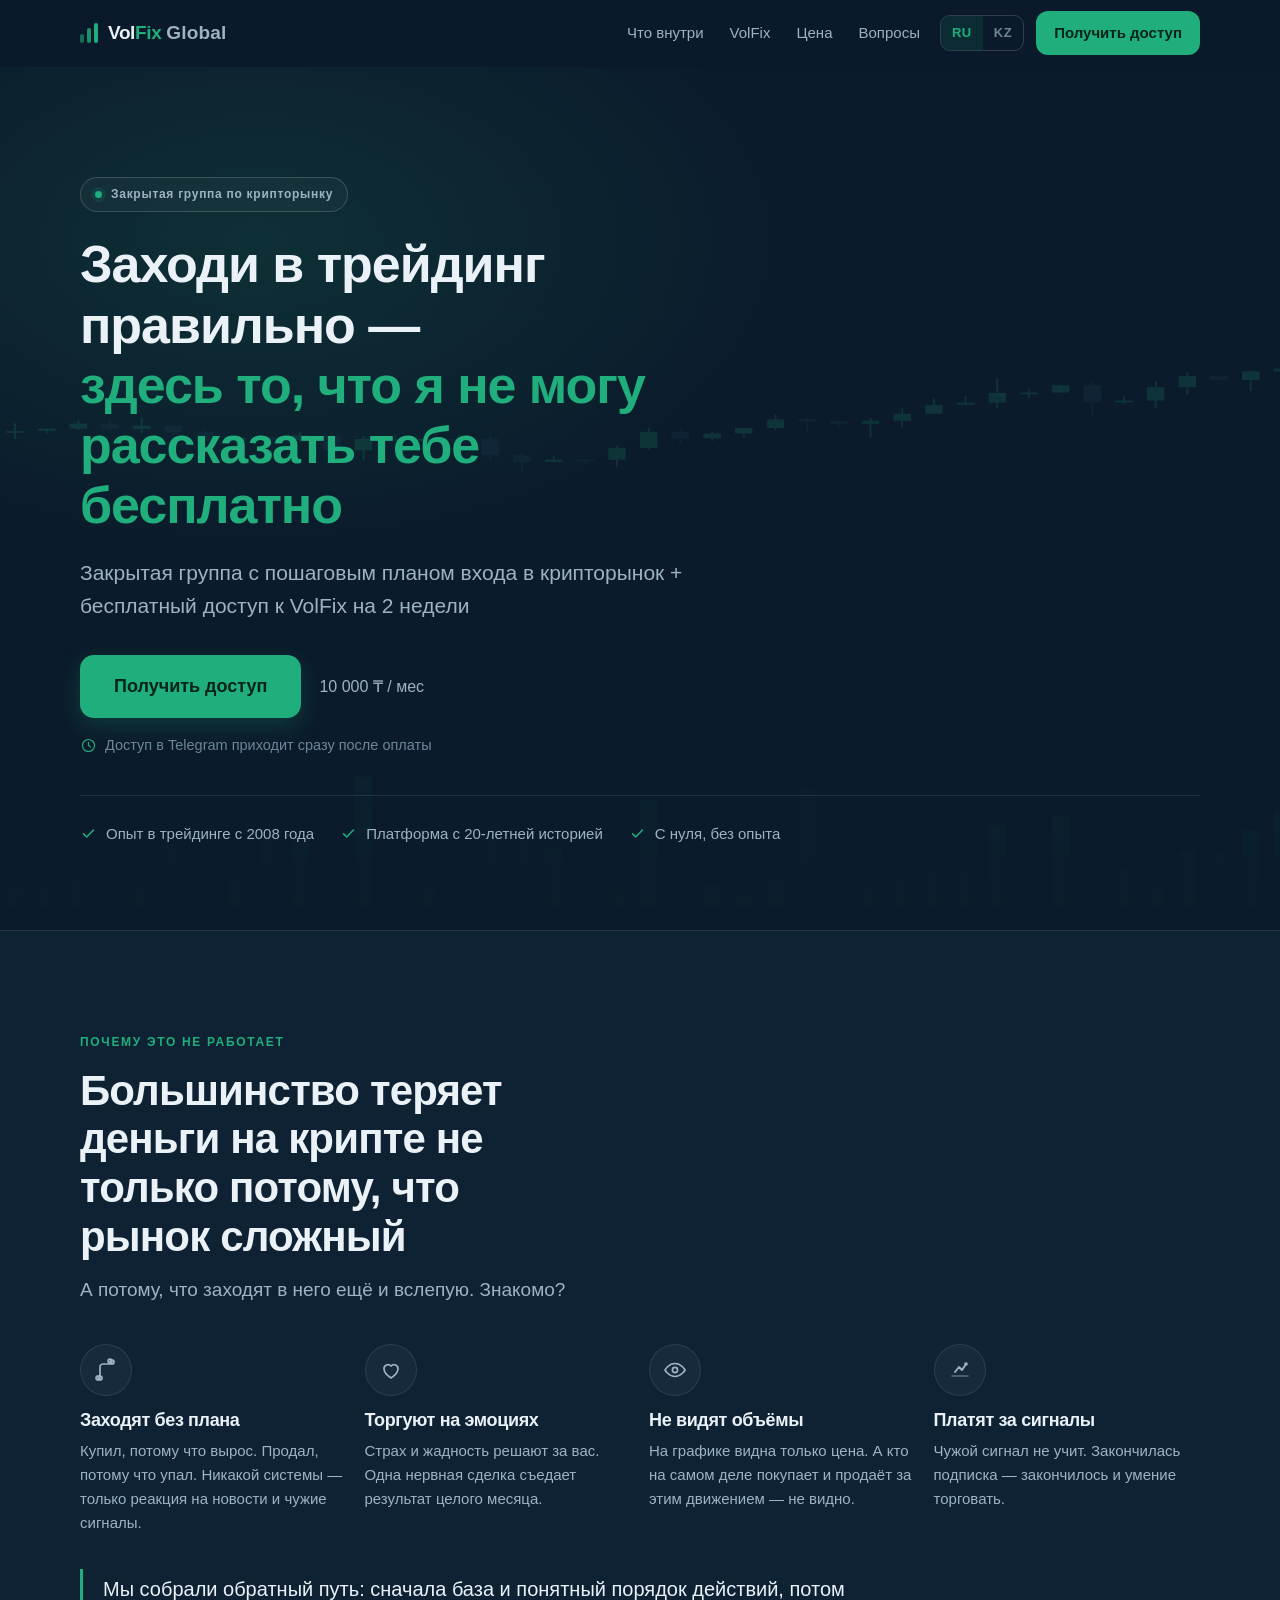
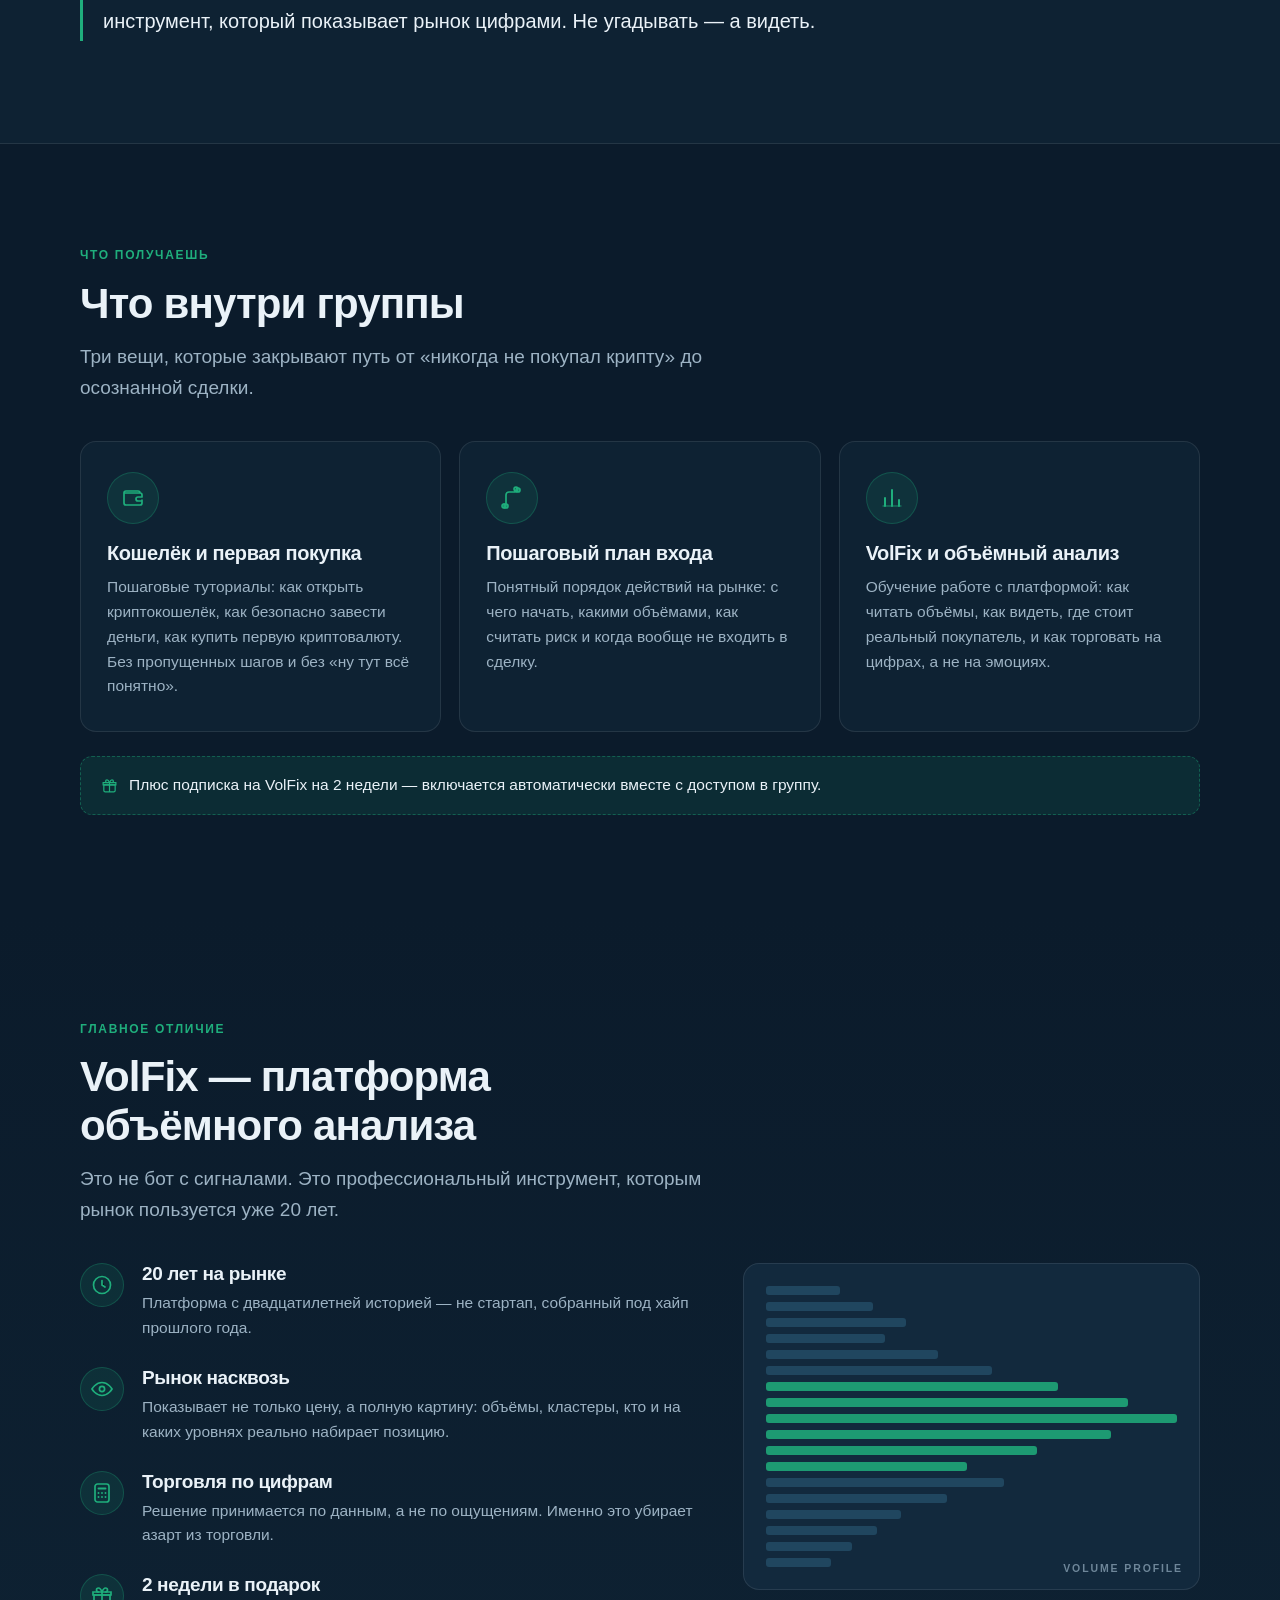
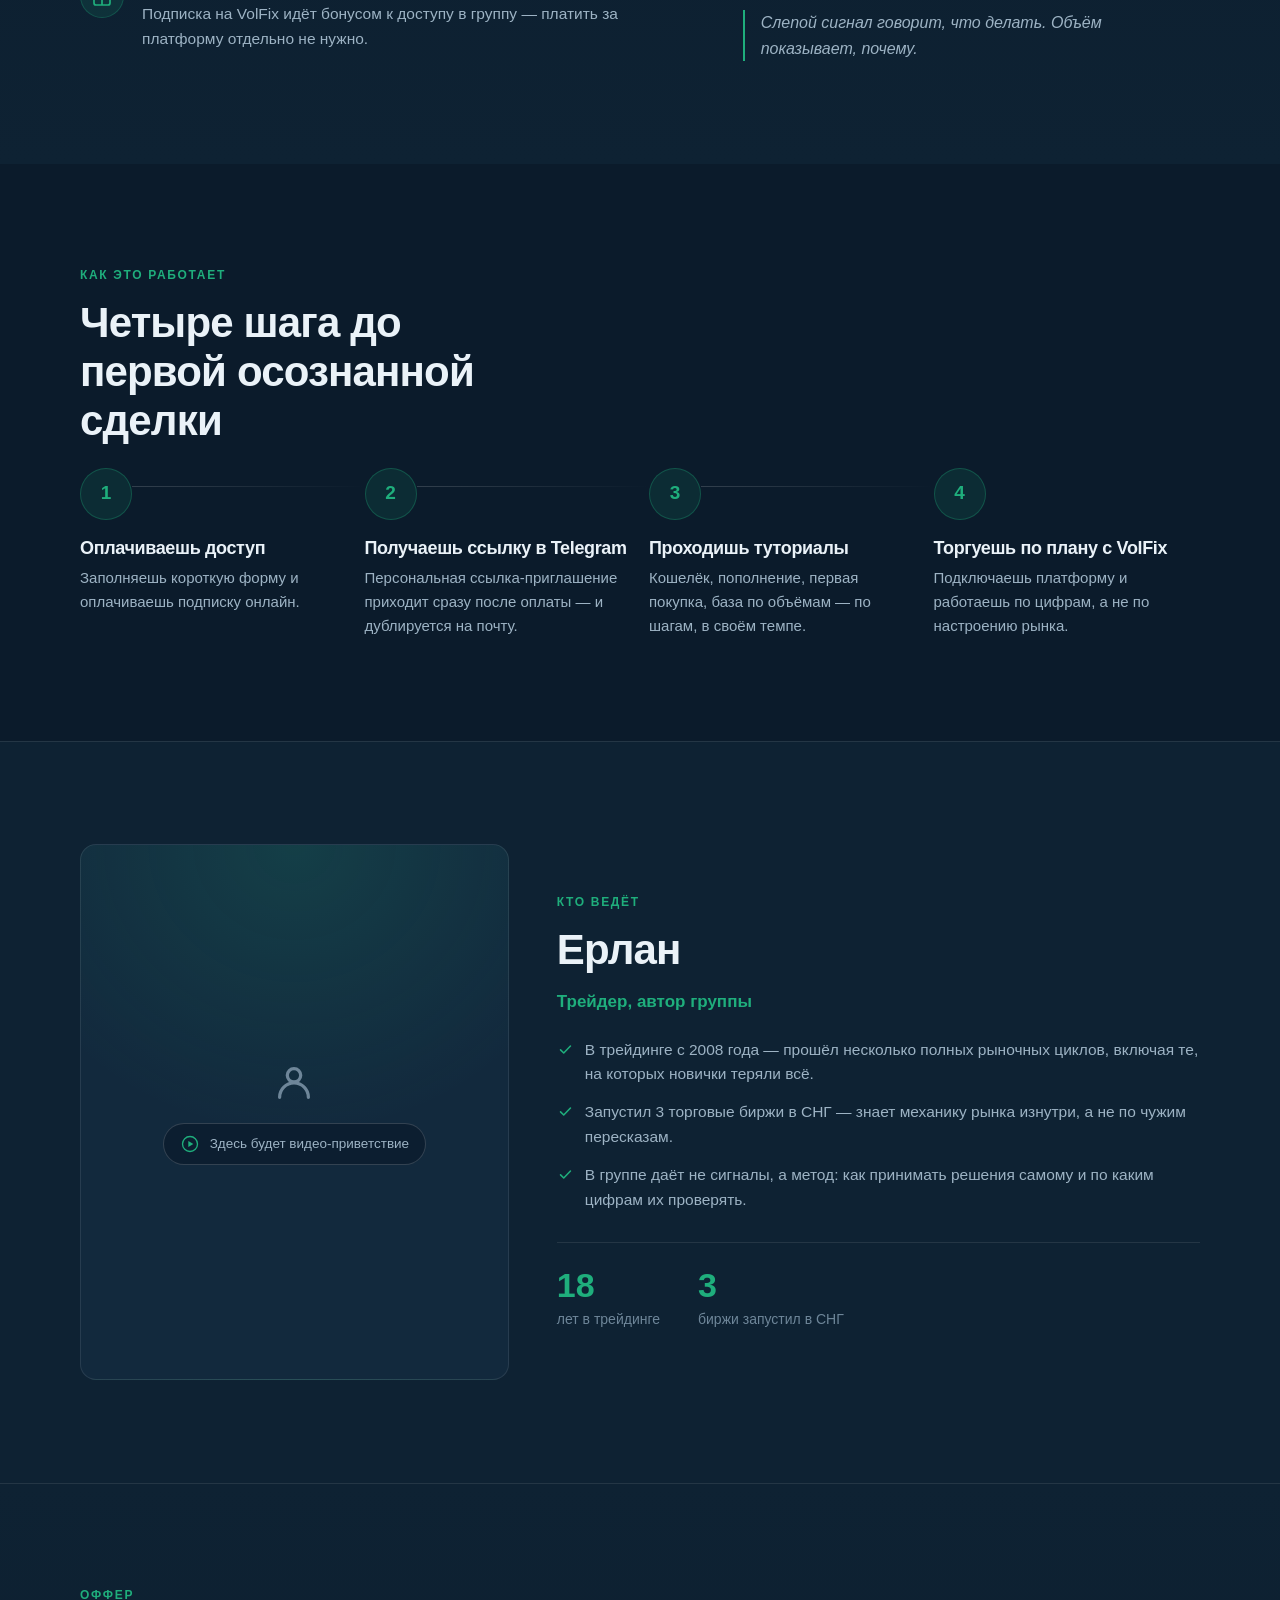
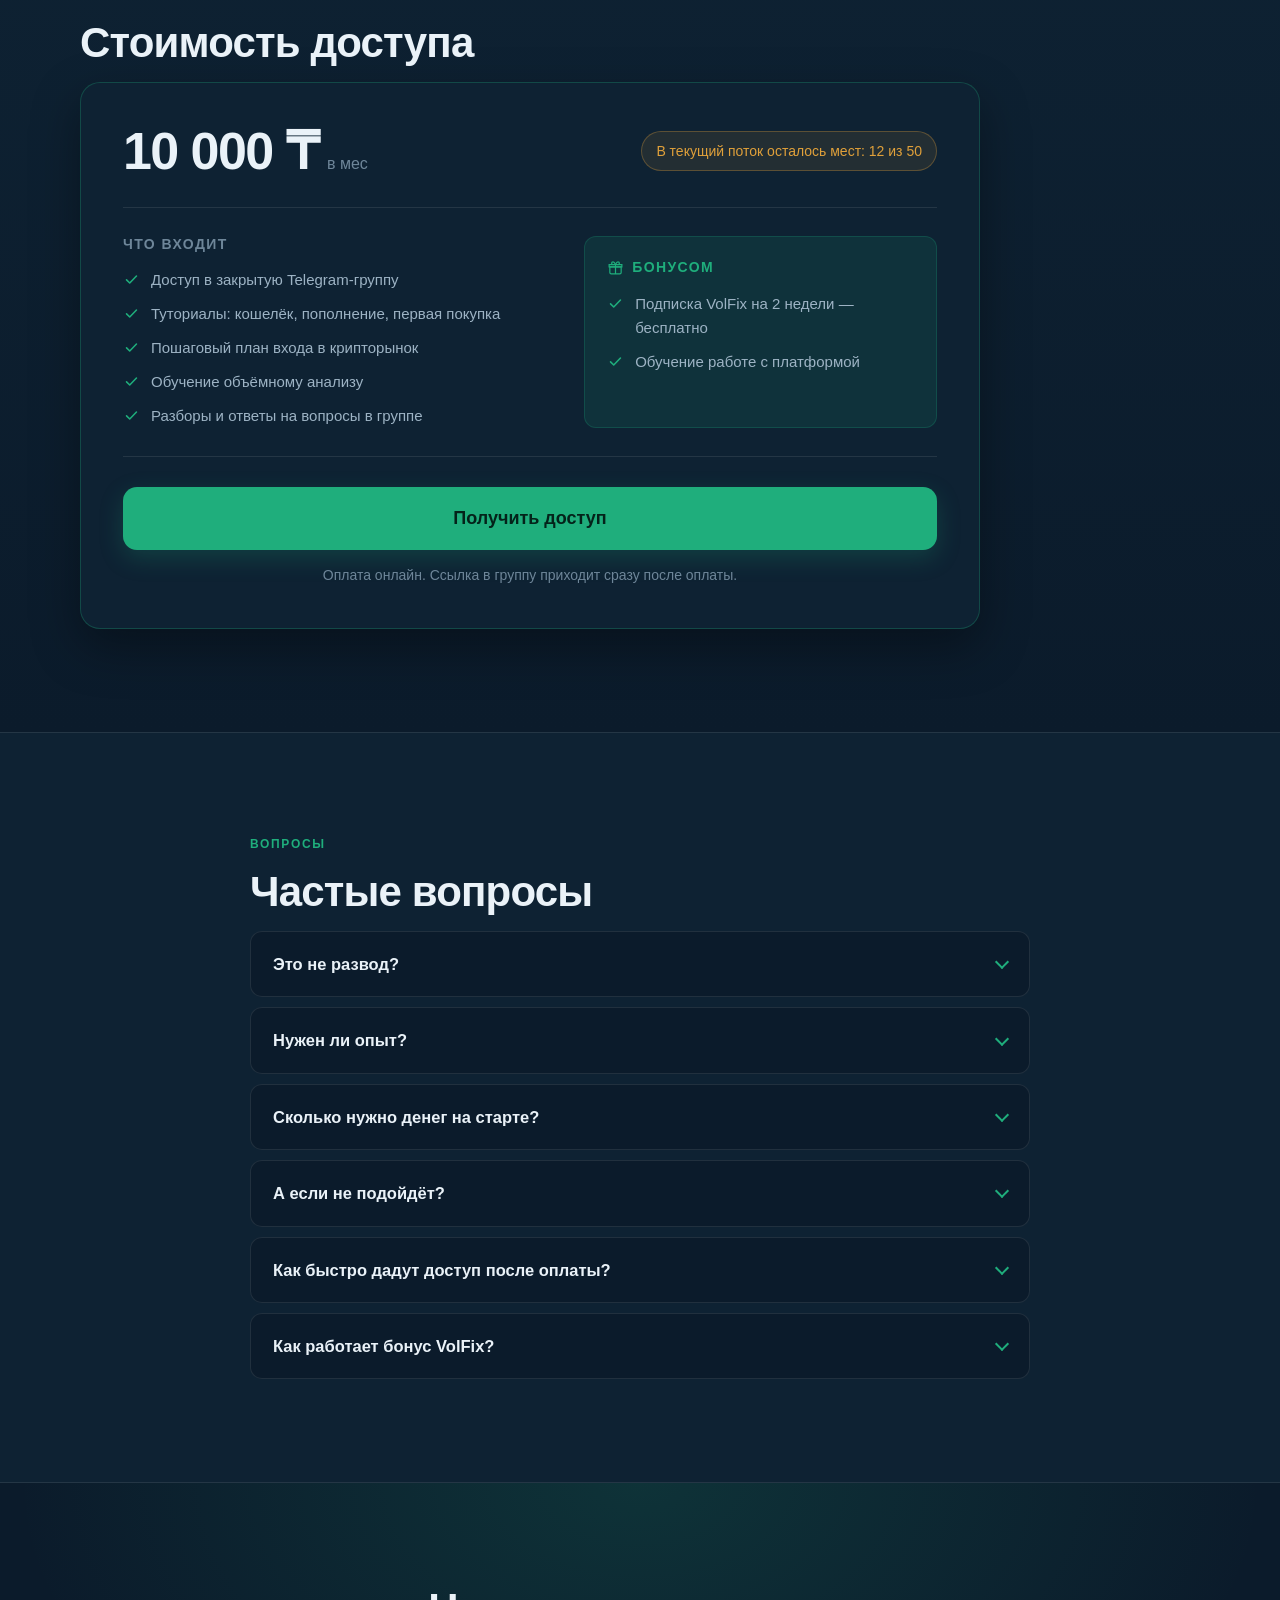
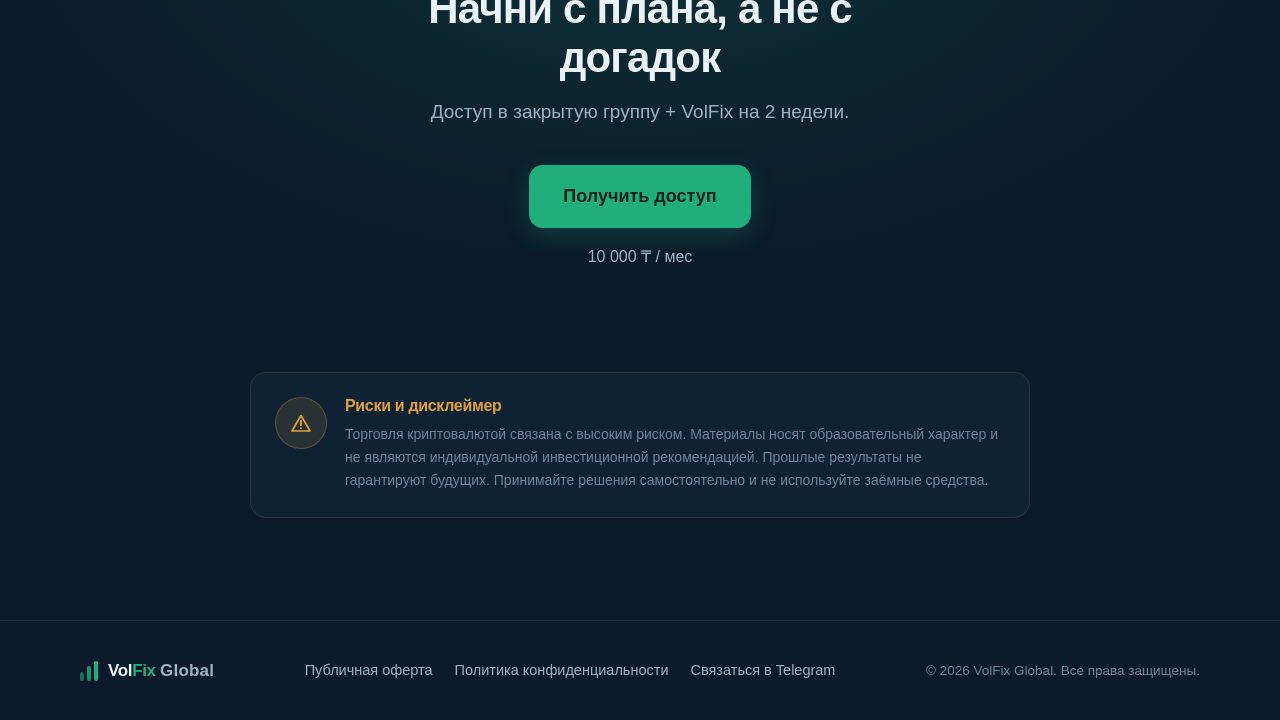
<file: index.html>
<!doctype html>
<html lang="ru">
<head>
<meta charset="utf-8">
<meta name="viewport" content="width=device-width, initial-scale=1, viewport-fit=cover">
<title data-i18n="meta.title">Вход в трейдинг — закрытая группа + VolFix на 2 недели</title>
<meta name="description" data-i18n-attr="content:meta.description" content="Пошаговый план входа в крипторынок в закрытой Telegram-группе. Бонусом — бесплатный доступ к платформе объёмного анализа VolFix на 2 недели.">
<meta name="theme-color" content="#0B1B2B">
<meta property="og:type" content="website">
<meta property="og:title" data-i18n-attr="content:meta.title" content="Вход в трейдинг — закрытая группа + VolFix на 2 недели">
<meta property="og:description" data-i18n-attr="content:meta.description" content="Пошаговый план входа в крипторынок + VolFix на 2 недели бесплатно.">
<meta property="og:image" content="assets/img/chart.svg">
<link rel="icon" href="data:image/svg+xml,<svg xmlns='http://www.w3.org/2000/svg' viewBox='0 0 32 32'><rect width='32' height='32' rx='8' fill='%230B1B2B'/><rect x='7' y='16' width='4' height='9' fill='%231FAE7C'/><rect x='14' y='10' width='4' height='15' fill='%231FAE7C'/><rect x='21' y='6' width='4' height='19' fill='%231FAE7C'/></svg>">
<link rel="preload" href="assets/img/chart.svg?v=5" as="image">
<link rel="stylesheet" href="assets/css/styles.css?v=5">
<script src="assets/js/config.js?v=5"></script>
<script src="assets/js/i18n.js?v=5"></script>
<script src="assets/js/analytics.js?v=5" defer></script>
<script src="assets/js/app.js?v=5" defer></script>
</head>
<body>

<!-- ============================ SVG SPRITE ============================ -->
<svg width="0" height="0" style="position:absolute" aria-hidden="true">
  <symbol id="i-wallet" viewBox="0 0 24 24"><path d="M3 7a2 2 0 0 1 2-2h12a2 2 0 0 1 2 2M3 7v10a2 2 0 0 0 2 2h14a2 2 0 0 0 2-2v-3M3 7h16a2 2 0 0 1 2 2v2m0 0h-4a2 2 0 0 0 0 4h4" stroke="currentColor" stroke-width="1.7" fill="none" stroke-linecap="round" stroke-linejoin="round"/></symbol>
  <symbol id="i-route" viewBox="0 0 24 24"><path d="M6 20V9a3 3 0 0 1 3-3h6a3 3 0 0 0 3-3M6 20a2 2 0 1 1 0-.1M18 3a2 2 0 1 0 0 .1" stroke="currentColor" stroke-width="1.7" fill="none" stroke-linecap="round" stroke-linejoin="round"/><circle cx="6" cy="20" r="2" stroke="currentColor" stroke-width="1.7" fill="none"/><circle cx="18" cy="4" r="2" stroke="currentColor" stroke-width="1.7" fill="none"/></symbol>
  <symbol id="i-bars" viewBox="0 0 24 24"><path d="M5 20V12M12 20V4M19 20v-6" stroke="currentColor" stroke-width="2" stroke-linecap="round"/><path d="M3 20h18" stroke="currentColor" stroke-width="1.4" stroke-linecap="round" opacity=".5"/></symbol>
  <symbol id="i-eye" viewBox="0 0 24 24"><path d="M2 12s3.6-6.5 10-6.5S22 12 22 12s-3.6 6.5-10 6.5S2 12 2 12Z" stroke="currentColor" stroke-width="1.7" fill="none"/><circle cx="12" cy="12" r="2.6" stroke="currentColor" stroke-width="1.7" fill="none"/></symbol>
  <symbol id="i-clock" viewBox="0 0 24 24"><circle cx="12" cy="12" r="8.5" stroke="currentColor" stroke-width="1.7" fill="none"/><path d="M12 7.5V12l3 2" stroke="currentColor" stroke-width="1.7" stroke-linecap="round"/></symbol>
  <symbol id="i-calc" viewBox="0 0 24 24"><rect x="5" y="3" width="14" height="18" rx="2.5" stroke="currentColor" stroke-width="1.7" fill="none"/><path d="M8.5 7.5h7M8.5 12h.01M12 12h.01M15.5 12h.01M8.5 16h.01M12 16h.01M15.5 16h.01" stroke="currentColor" stroke-width="1.9" stroke-linecap="round"/></symbol>
  <symbol id="i-gift" viewBox="0 0 24 24"><path d="M4 11h16v8a2 2 0 0 1-2 2H6a2 2 0 0 1-2-2v-8Z" stroke="currentColor" stroke-width="1.7" fill="none"/><path d="M3 8h18v3H3zM12 8v13" stroke="currentColor" stroke-width="1.7" fill="none"/><path d="M12 8S10.5 4 8.5 4a2 2 0 1 0 0 4M12 8s1.5-4 3.5-4a2 2 0 1 1 0 4" stroke="currentColor" stroke-width="1.7" fill="none" stroke-linecap="round"/></symbol>
  <symbol id="i-shield" viewBox="0 0 24 24"><path d="M12 3l7 3v6c0 4.2-2.9 7.6-7 9-4.1-1.4-7-4.8-7-9V6l7-3Z" stroke="currentColor" stroke-width="1.7" fill="none" stroke-linejoin="round"/><path d="M9 12.5l2 2 4-4.5" stroke="currentColor" stroke-width="1.8" fill="none" stroke-linecap="round" stroke-linejoin="round"/></symbol>
  <symbol id="i-heart" viewBox="0 0 24 24"><path d="M12 20s-7-4.4-7-9.2A4 4 0 0 1 12 8a4 4 0 0 1 7 2.8C19 15.6 12 20 12 20Z" stroke="currentColor" stroke-width="1.7" fill="none" stroke-linejoin="round"/></symbol>
  <symbol id="i-signal" viewBox="0 0 24 24"><path d="M4 18h16" stroke="currentColor" stroke-width="1.5" opacity=".5" stroke-linecap="round"/><path d="M7 14l4-5 3 3 4-6" stroke="currentColor" stroke-width="1.9" fill="none" stroke-linecap="round" stroke-linejoin="round"/><circle cx="18" cy="6" r="1.8" fill="currentColor"/></symbol>
  <symbol id="i-check" viewBox="0 0 24 24"><path d="M5 12.5l4.5 4.5L19 7" stroke="currentColor" stroke-width="2.2" fill="none" stroke-linecap="round" stroke-linejoin="round"/></symbol>
  <symbol id="i-tg" viewBox="0 0 24 24"><path d="M21 4.5 2.9 11.4c-1 .4-1 1.8.1 2l4.5 1.3 1.7 5.1c.3.8 1.3 1 1.9.4l2.5-2.4 4.6 3.4c.7.5 1.7.1 1.9-.7L22.9 5.6c.2-.9-.7-1.5-1.5-1.1Z" fill="currentColor"/></symbol>
  <symbol id="i-warn" viewBox="0 0 24 24"><path d="M12 4.5 21 20H3l9-15.5Z" stroke="currentColor" stroke-width="1.7" fill="none" stroke-linejoin="round"/><path d="M12 10v4.2M12 17.2h.01" stroke="currentColor" stroke-width="1.9" stroke-linecap="round"/></symbol>
  <symbol id="i-play" viewBox="0 0 24 24"><circle cx="12" cy="12" r="9" stroke="currentColor" stroke-width="1.6" fill="none"/><path d="M10 8.5 16 12l-6 3.5v-7Z" fill="currentColor"/></symbol>
  <symbol id="i-user" viewBox="0 0 24 24"><circle cx="12" cy="8.5" r="3.5" stroke="currentColor" stroke-width="1.7" fill="none"/><path d="M4.5 20a7.5 7.5 0 0 1 15 0" stroke="currentColor" stroke-width="1.7" fill="none" stroke-linecap="round"/></symbol>
</svg>

<!-- ============================== HEADER ============================== -->
<header class="hdr" id="hdr">
  <div class="wrap hdr__in">
    <a class="logo" href="#top" aria-label="VolFix Global">
      <span class="logo__mark" aria-hidden="true"><i></i><i></i><i></i></span>
      <span class="logo__txt">Vol<b>Fix</b> <span class="logo__sfx">Global</span></span>
    </a>

    <nav class="hdr__nav" aria-label="main">
      <a href="#inside" data-i18n="nav.menu.inside">Что внутри</a>
      <a href="#volfix" data-i18n="nav.menu.volfix">VolFix</a>
      <a href="#price" data-i18n="nav.menu.price">Цена</a>
      <a href="#faq" data-i18n="nav.menu.faq">Вопросы</a>
    </nav>

    <div class="hdr__right">
      <div class="lang" role="group" aria-label="Язык / Тіл">
        <button type="button" class="lang__btn" data-lang="ru">RU</button>
        <button type="button" class="lang__btn" data-lang="kk">KZ</button>
      </div>
      <button type="button" class="btn btn--sm js-cta" data-cta="header" data-i18n="nav.cta">Получить доступ</button>
    </div>
  </div>
</header>

<main id="top">

<!-- =============================== HERO =============================== -->
<section class="hero">
  <div class="hero__bg" aria-hidden="true"></div>
  <div class="wrap hero__in">
    <p class="kicker kicker--pill"><span class="dot"></span><span data-i18n="hero.badge">Закрытая группа по крипторынку</span></p>
    <h1 class="hero__h1">
      <span data-i18n="hero.h1.a">Заходи в трейдинг правильно —</span>
      <span class="accent" data-i18n="hero.h1.b">здесь то, что я не могу рассказать тебе бесплатно</span>
    </h1>
    <p class="hero__sub" data-i18n="hero.sub">Закрытая группа с пошаговым планом входа в крипторынок + бесплатный доступ к VolFix на 2 недели</p>

    <div class="hero__cta">
      <button type="button" class="btn btn--lg js-cta" data-cta="hero" data-i18n="hero.cta">Получить доступ</button>
      <span class="hero__price" data-price-inline>10 000 ₸ / мес</span>
    </div>
    <p class="hero__note"><svg class="ic ic--xs"><use href="#i-clock"></use></svg><span data-i18n="hero.note">Доступ в Telegram приходит сразу после оплаты</span></p>

    <ul class="hero__trust">
      <li><svg class="ic ic--xs"><use href="#i-check"></use></svg><span data-i18n="hero.t1">Опыт в трейдинге с 2008 года</span></li>
      <li><svg class="ic ic--xs"><use href="#i-check"></use></svg><span data-i18n="hero.t2">Платформа с 20-летней историей</span></li>
      <li><svg class="ic ic--xs"><use href="#i-check"></use></svg><span data-i18n="hero.t3">С нуля, без опыта</span></li>
    </ul>
  </div>
</section>

<!-- =============================== PAIN =============================== -->
<section class="sec sec--pain">
  <div class="wrap">
    <p class="kicker" data-i18n="pain.kicker">Почему это не работает</p>
    <h2 class="h2" data-i18n="pain.h2">Большинство теряет деньги на крипте не только потому, что рынок сложный</h2>
    <p class="lead" data-i18n="pain.p">А потому, что заходят в него ещё и вслепую. Знакомо?</p>

    <div class="grid grid--4 pain__grid">
      <article class="pain">
        <span class="ico ico--muted"><svg class="ic"><use href="#i-route"></use></svg></span>
        <h3 data-i18n="pain.i1.t">Заходят без плана</h3>
        <p data-i18n="pain.i1.d">Купил, потому что вырос. Продал, потому что упал. Никакой системы — только реакция на новости и чужие сигналы.</p>
      </article>
      <article class="pain">
        <span class="ico ico--muted"><svg class="ic"><use href="#i-heart"></use></svg></span>
        <h3 data-i18n="pain.i2.t">Торгуют на эмоциях</h3>
        <p data-i18n="pain.i2.d">Страх и жадность решают за вас. Одна нервная сделка съедает результат целого месяца.</p>
      </article>
      <article class="pain">
        <span class="ico ico--muted"><svg class="ic"><use href="#i-eye"></use></svg></span>
        <h3 data-i18n="pain.i3.t">Не видят объёмы</h3>
        <p data-i18n="pain.i3.d">На графике видна только цена. А кто на самом деле покупает и продаёт за этим движением — не видно.</p>
      </article>
      <article class="pain">
        <span class="ico ico--muted"><svg class="ic"><use href="#i-signal"></use></svg></span>
        <h3 data-i18n="pain.i4.t">Платят за сигналы</h3>
        <p data-i18n="pain.i4.d">Чужой сигнал не учит. Закончилась подписка — закончилось и умение торговать.</p>
      </article>
    </div>

    <p class="bridge" data-i18n="pain.bridge">Мы собрали обратный путь: сначала база и понятный порядок действий, потом инструмент, который показывает рынок цифрами. Не угадывать — а видеть.</p>
  </div>
</section>

<!-- ============================== INSIDE ============================== -->
<section class="sec" id="inside">
  <div class="wrap">
    <p class="kicker" data-i18n="inside.kicker">Что получаешь</p>
    <h2 class="h2" data-i18n="inside.h2">Что внутри группы</h2>
    <p class="lead" data-i18n="inside.sub">Три вещи, которые закрывают путь от «никогда не покупал крипту» до осознанной сделки.</p>

    <div class="grid grid--3">
      <article class="card">
        <span class="ico"><svg class="ic"><use href="#i-wallet"></use></svg></span>
        <h3 data-i18n="inside.c1.t">Кошелёк и первая покупка</h3>
        <p data-i18n="inside.c1.d">Пошаговые туториалы: как открыть криптокошелёк, как безопасно завести деньги, как купить первую криптовалюту. Без пропущенных шагов и без «ну тут всё понятно».</p>
      </article>
      <article class="card">
        <span class="ico"><svg class="ic"><use href="#i-route"></use></svg></span>
        <h3 data-i18n="inside.c2.t">Пошаговый план входа</h3>
        <p data-i18n="inside.c2.d">Понятный порядок действий на рынке: с чего начать, какими объёмами, как считать риск и когда вообще не входить в сделку.</p>
      </article>
      <article class="card">
        <span class="ico"><svg class="ic"><use href="#i-bars"></use></svg></span>
        <h3 data-i18n="inside.c3.t">VolFix и объёмный анализ</h3>
        <p data-i18n="inside.c3.d">Обучение работе с платформой: как читать объёмы, как видеть, где стоит реальный покупатель, и как торговать на цифрах, а не на эмоциях.</p>
      </article>
    </div>

    <p class="inside__bonus"><svg class="ic ic--xs"><use href="#i-gift"></use></svg><span data-i18n="inside.bonus">Плюс подписка на VolFix на 2 недели — включается автоматически вместе с доступом в группу.</span></p>
  </div>
</section>

<!-- ============================== VOLFIX ============================== -->
<section class="sec sec--volfix" id="volfix">
  <div class="wrap">
    <p class="kicker" data-i18n="volfix.kicker">Главное отличие</p>
    <h2 class="h2" data-i18n="volfix.h2">VolFix — платформа объёмного анализа</h2>
    <p class="lead" data-i18n="volfix.sub">Это не бот с сигналами. Это профессиональный инструмент, которым рынок пользуется уже 20 лет.</p>

    <div class="volfix">
      <ul class="volfix__list">
        <li>
          <span class="ico ico--sm"><svg class="ic"><use href="#i-clock"></use></svg></span>
          <div><h3 data-i18n="volfix.f1.t">20 лет на рынке</h3><p data-i18n="volfix.f1.d">Платформа с двадцатилетней историей — не стартап, собранный под хайп прошлого года.</p></div>
        </li>
        <li>
          <span class="ico ico--sm"><svg class="ic"><use href="#i-eye"></use></svg></span>
          <div><h3 data-i18n="volfix.f2.t">Рынок насквозь</h3><p data-i18n="volfix.f2.d">Показывает не только цену, а полную картину: объёмы, кластеры, кто и на каких уровнях реально набирает позицию.</p></div>
        </li>
        <li>
          <span class="ico ico--sm"><svg class="ic"><use href="#i-calc"></use></svg></span>
          <div><h3 data-i18n="volfix.f3.t">Торговля по цифрам</h3><p data-i18n="volfix.f3.d">Решение принимается по данным, а не по ощущениям. Именно это убирает азарт из торговли.</p></div>
        </li>
        <li>
          <span class="ico ico--sm"><svg class="ic"><use href="#i-gift"></use></svg></span>
          <div><h3 data-i18n="volfix.f4.t">2 недели в подарок</h3><p data-i18n="volfix.f4.d">Подписка на VolFix идёт бонусом к доступу в группу — платить за платформу отдельно не нужно.</p></div>
        </li>
      </ul>

      <figure class="volfix__viz">
        <div class="viz" aria-hidden="true">
          <div class="viz__rows"></div>
          <div class="viz__label">VOLUME PROFILE</div>
        </div>
        <figcaption class="volfix__quote" data-i18n="volfix.quote">Слепой сигнал говорит, что делать. Объём показывает, почему.</figcaption>
      </figure>
    </div>
  </div>
</section>

<!-- =============================== HOW ================================ -->
<section class="sec" id="how">
  <div class="wrap">
    <p class="kicker" data-i18n="how.kicker">Как это работает</p>
    <h2 class="h2" data-i18n="how.h2">Четыре шага до первой осознанной сделки</h2>

    <ol class="steps">
      <li class="step"><span class="step__n">1</span><h3 data-i18n="how.s1.t">Оплачиваешь доступ</h3><p data-i18n="how.s1.d">Заполняешь короткую форму и оплачиваешь подписку онлайн.</p></li>
      <li class="step"><span class="step__n">2</span><h3 data-i18n="how.s2.t">Получаешь ссылку в Telegram</h3><p data-i18n="how.s2.d">Персональная ссылка-приглашение приходит сразу после оплаты — и дублируется на почту.</p></li>
      <li class="step"><span class="step__n">3</span><h3 data-i18n="how.s3.t">Проходишь туториалы</h3><p data-i18n="how.s3.d">Кошелёк, пополнение, первая покупка, база по объёмам — по шагам, в своём темпе.</p></li>
      <li class="step"><span class="step__n">4</span><h3 data-i18n="how.s4.t">Торгуешь по плану с VolFix</h3><p data-i18n="how.s4.d">Подключаешь платформу и работаешь по цифрам, а не по настроению рынка.</p></li>
    </ol>
  </div>
</section>

<!-- ============================== EXPERT ============================== -->
<section class="sec sec--expert" id="expert">
  <div class="wrap expert">
    <div class="expert__media">
      <div class="expert__photo">
        <svg class="ic ic--lg" aria-hidden="true"><use href="#i-user"></use></svg>
        <button type="button" class="expert__play" aria-label="video">
          <svg class="ic"><use href="#i-play"></use></svg>
          <span data-i18n="expert.videoSoon">Здесь будет видео-приветствие</span>
        </button>
      </div>
    </div>
    <div class="expert__body">
      <p class="kicker" data-i18n="expert.kicker">Кто ведёт</p>
      <h2 class="h2" data-i18n="expert.h2">Ерлан</h2>
      <p class="expert__role" data-i18n="expert.role">Трейдер, автор группы</p>
      <ul class="ticks">
        <li><svg class="ic ic--xs"><use href="#i-check"></use></svg><span data-i18n="expert.b1">В трейдинге с 2008 года — прошёл несколько полных рыночных циклов, включая те, на которых новички теряли всё.</span></li>
        <li><svg class="ic ic--xs"><use href="#i-check"></use></svg><span data-i18n="expert.b2">Запустил 3 торговые биржи в СНГ — знает механику рынка изнутри, а не по чужим пересказам.</span></li>
        <li><svg class="ic ic--xs"><use href="#i-check"></use></svg><span data-i18n="expert.b3">В группе даёт не сигналы, а метод: как принимать решения самому и по каким цифрам их проверять.</span></li>
      </ul>
      <div class="expert__stats">
        <div><b data-since="2008">17</b><span data-i18n="expert.stat1">лет в трейдинге</span></div>
        <div><b>3</b><span data-i18n="expert.stat2">биржи запустил в СНГ</span></div>
      </div>
    </div>
  </div>
</section>

<!-- =============================== PRICE ============================== -->
<section class="sec sec--price" id="price">
  <div class="wrap">
    <p class="kicker" data-i18n="price.kicker">Оффер</p>
    <h2 class="h2" data-i18n="price.h2">Стоимость доступа</h2>

    <div class="pricebox">
      <div class="pricebox__head">
        <div class="pricebox__amount">
          <s data-price-old hidden></s>
          <b data-price-amount>10 000 ₸</b>
          <span data-price-period>в мес</span>
        </div>
        <p class="pricebox__seats" data-seats hidden></p>
      </div>

      <div class="pricebox__cols">
        <div>
          <h3 class="pricebox__t" data-i18n="price.inc.title">Что входит</h3>
          <ul class="ticks ticks--tight">
            <li><svg class="ic ic--xs"><use href="#i-check"></use></svg><span data-i18n="price.inc.1">Доступ в закрытую Telegram-группу</span></li>
            <li><svg class="ic ic--xs"><use href="#i-check"></use></svg><span data-i18n="price.inc.2">Туториалы: кошелёк, пополнение, первая покупка</span></li>
            <li><svg class="ic ic--xs"><use href="#i-check"></use></svg><span data-i18n="price.inc.3">Пошаговый план входа в крипторынок</span></li>
            <li><svg class="ic ic--xs"><use href="#i-check"></use></svg><span data-i18n="price.inc.4">Обучение объёмному анализу</span></li>
            <li><svg class="ic ic--xs"><use href="#i-check"></use></svg><span data-i18n="price.inc.5">Разборы и ответы на вопросы в группе</span></li>
          </ul>
        </div>
        <div class="pricebox__bonus">
          <h3 class="pricebox__t"><svg class="ic ic--xs"><use href="#i-gift"></use></svg><span data-i18n="price.bonus.title">Бонусом</span></h3>
          <ul class="ticks ticks--tight">
            <li><svg class="ic ic--xs"><use href="#i-check"></use></svg><span data-i18n="price.bonus.1">Подписка VolFix на 2 недели — бесплатно</span></li>
            <li><svg class="ic ic--xs"><use href="#i-check"></use></svg><span data-i18n="price.bonus.2">Обучение работе с платформой</span></li>
          </ul>
        </div>
      </div>

      <button type="button" class="btn btn--lg btn--block js-cta" data-cta="pricing" data-i18n="price.cta">Получить доступ</button>
      <p class="pricebox__note" data-i18n="price.note">Оплата онлайн. Ссылка в группу приходит сразу после оплаты.</p>
    </div>
  </div>
</section>

<!-- =============================== FAQ ================================ -->
<section class="sec sec--faq" id="faq">
  <div class="wrap wrap--narrow">
    <p class="kicker" data-i18n="faq.kicker">Вопросы</p>
    <h2 class="h2" data-i18n="faq.h2">Частые вопросы</h2>

    <div class="faq">
      <details class="qa"><summary><span data-i18n="faq.q1">Это не развод?</span></summary><p data-i18n="faq.a1"></p></details>
      <details class="qa"><summary><span data-i18n="faq.q2">Нужен ли опыт?</span></summary><p data-i18n="faq.a2"></p></details>
      <details class="qa"><summary><span data-i18n="faq.q3">Сколько нужно денег на старте?</span></summary><p data-i18n="faq.a3"></p></details>
      <details class="qa"><summary><span data-i18n="faq.q4">А если не подойдёт?</span></summary><p data-i18n="faq.a4"></p></details>
      <details class="qa"><summary><span data-i18n="faq.q5">Как быстро дадут доступ после оплаты?</span></summary><p data-i18n="faq.a5"></p></details>
      <details class="qa"><summary><span data-i18n="faq.q6">Как работает бонус VolFix?</span></summary><p data-i18n="faq.a6"></p></details>
    </div>
  </div>
</section>

<!-- ============================== FINAL =============================== -->
<section class="sec sec--final">
  <div class="wrap wrap--narrow center">
    <h2 class="h2" data-i18n="final.h2">Начни с плана, а не с догадок</h2>
    <p class="lead" data-i18n="final.sub">Доступ в закрытую группу + VolFix на 2 недели.</p>
    <button type="button" class="btn btn--lg js-cta" data-cta="final" data-i18n="final.cta">Получить доступ</button>
    <p class="hero__price hero__price--center" data-price-inline>10 000 ₸ / мес</p>
  </div>
</section>

<!-- =============================== RISK =============================== -->
<section class="sec sec--risk">
  <div class="wrap wrap--narrow">
    <div class="risk">
      <span class="ico ico--warn"><svg class="ic"><use href="#i-warn"></use></svg></span>
      <div>
        <h3 data-i18n="risk.title">Риски и дисклеймер</h3>
        <p data-i18n="risk.text">Торговля криптовалютой связана с высоким риском. Материалы носят образовательный характер и не являются индивидуальной инвестиционной рекомендацией.</p>
      </div>
    </div>
  </div>
</section>

</main>

<!-- ============================== FOOTER ============================== -->
<footer class="ftr">
  <div class="wrap ftr__in">
    <div class="logo logo--sm"><span class="logo__mark" aria-hidden="true"><i></i><i></i><i></i></span><span class="logo__txt">Vol<b>Fix</b> <span class="logo__sfx">Global</span></span></div>
    <nav class="ftr__links">
      <a href="#" data-link="offer" data-i18n="footer.offer">Публичная оферта</a>
      <a href="#" data-link="privacy" data-i18n="footer.privacy">Политика конфиденциальности</a>
      <a href="#" data-link="support" target="_blank" rel="noopener" data-i18n="footer.contact">Связаться в Telegram</a>
    </nav>
    <p class="ftr__c">© <span data-year>2026</span> VolFix Global. <span data-i18n="footer.rights">Все права защищены.</span></p>
  </div>
</footer>

<!-- =========================== STICKY MOBILE ========================== -->
<div class="sticky" id="sticky" hidden>
  <span class="sticky__price" data-price-inline>10 000 ₸ / мес</span>
  <button type="button" class="btn js-cta" data-cta="sticky" data-i18n="sticky.cta">Получить доступ</button>
</div>

<!-- ============================== MODAL =============================== -->
<div class="modal" id="modal" hidden>
  <div class="modal__ov" data-close></div>
  <div class="modal__box" role="dialog" aria-modal="true" aria-labelledby="modal-title">
    <button type="button" class="modal__x" data-close data-i18n-attr="aria-label:modal.close" aria-label="Закрыть">&times;</button>
    <div class="modal__bar"><i data-progress></i></div>

    <!-- Квиз -->
    <section class="mstep" data-step="quiz1" hidden>
      <p class="mstep__meta" data-quiz-meta>Шаг 1 из 2</p>
      <h2 class="mstep__h" id="modal-title" data-i18n="quiz.q1">Торговал ли ты раньше?</h2>
      <div class="opts">
        <button type="button" class="opt" data-q="experience" data-v="new" data-i18n="quiz.q1.o1">Нет, я совсем новичок</button>
        <button type="button" class="opt" data-q="experience" data-v="bought" data-i18n="quiz.q1.o2">Покупал крипту, но не торговал</button>
        <button type="button" class="opt" data-q="experience" data-v="unsystematic" data-i18n="quiz.q1.o3">Торгую, но без системы</button>
        <button type="button" class="opt" data-q="experience" data-v="systematic" data-i18n="quiz.q1.o4">Торгую системно, ищу инструмент</button>
      </div>
    </section>

    <section class="mstep" data-step="quiz2" hidden>
      <p class="mstep__meta" data-quiz-meta>Шаг 2 из 2</p>
      <h2 class="mstep__h" data-i18n="quiz.q2">Сколько готов вложить на старте?</h2>
      <div class="opts">
        <button type="button" class="opt" data-q="budget" data-v="lt100k" data-i18n="quiz.q2.o1">До 100 000 ₸</button>
        <button type="button" class="opt" data-q="budget" data-v="100-500k" data-i18n="quiz.q2.o2">100 000 — 500 000 ₸</button>
        <button type="button" class="opt" data-q="budget" data-v="500k-2m" data-i18n="quiz.q2.o3">500 000 — 2 000 000 ₸</button>
        <button type="button" class="opt" data-q="budget" data-v="looking" data-i18n="quiz.q2.o4">Пока присматриваюсь</button>
      </div>
      <button type="button" class="linkbtn" data-back data-i18n="quiz.back">Назад</button>
    </section>

    <!-- Форма лида -->
    <section class="mstep" data-step="form" hidden>
      <h2 class="mstep__h" data-i18n="form.title">Оформление доступа</h2>
      <p class="mstep__sub" data-i18n="form.sub">Заполни контакты — на них придёт ссылка в группу и чек об оплате.</p>
      <form class="frm" id="lead-form" novalidate>
        <label class="fld">
          <span data-i18n="form.name">Имя</span>
          <input type="text" name="name" autocomplete="name" data-i18n-attr="placeholder:form.name.ph" placeholder="Как к вам обращаться" required>
          <em class="err" data-err="name"></em>
        </label>
        <label class="fld">
          <span data-i18n="form.phone">Телефон</span>
          <input type="tel" name="phone" autocomplete="tel" inputmode="tel" data-i18n-attr="placeholder:form.phone.ph" placeholder="+7 700 000 00 00" required>
          <em class="err" data-err="phone"></em>
        </label>
        <label class="fld">
          <span data-i18n="form.email">Email</span>
          <input type="email" name="email" autocomplete="email" inputmode="email" data-i18n-attr="placeholder:form.email.ph" placeholder="you@example.com" required>
          <em class="err" data-err="email"></em>
        </label>
        <label class="chk">
          <input type="checkbox" name="consent" required>
          <span data-i18n="form.consent">Согласен на обработку персональных данных и с условиями оферты</span>
        </label>
        <em class="err" data-err="consent"></em>
        <button type="submit" class="btn btn--lg btn--block" data-submit><span data-i18n="form.submit">Перейти к оплате</span></button>
        <p class="frm__total" data-form-total>К оплате: 10 000 ₸</p>
      </form>
    </section>

    <!-- Оплата: заглушка -->
    <section class="mstep" data-step="pay" hidden>
      <h2 class="mstep__h" data-i18n="pay.title">Оплата</h2>
      <div class="stub"><svg class="ic ic--xs"><use href="#i-warn"></use></svg><p data-i18n="pay.stub"></p></div>
      <button type="button" class="btn btn--lg btn--block" data-pay-continue data-i18n="pay.continue">Продолжить (демо)</button>
    </section>
  </div>
</div>

</body>
</html>
</file>
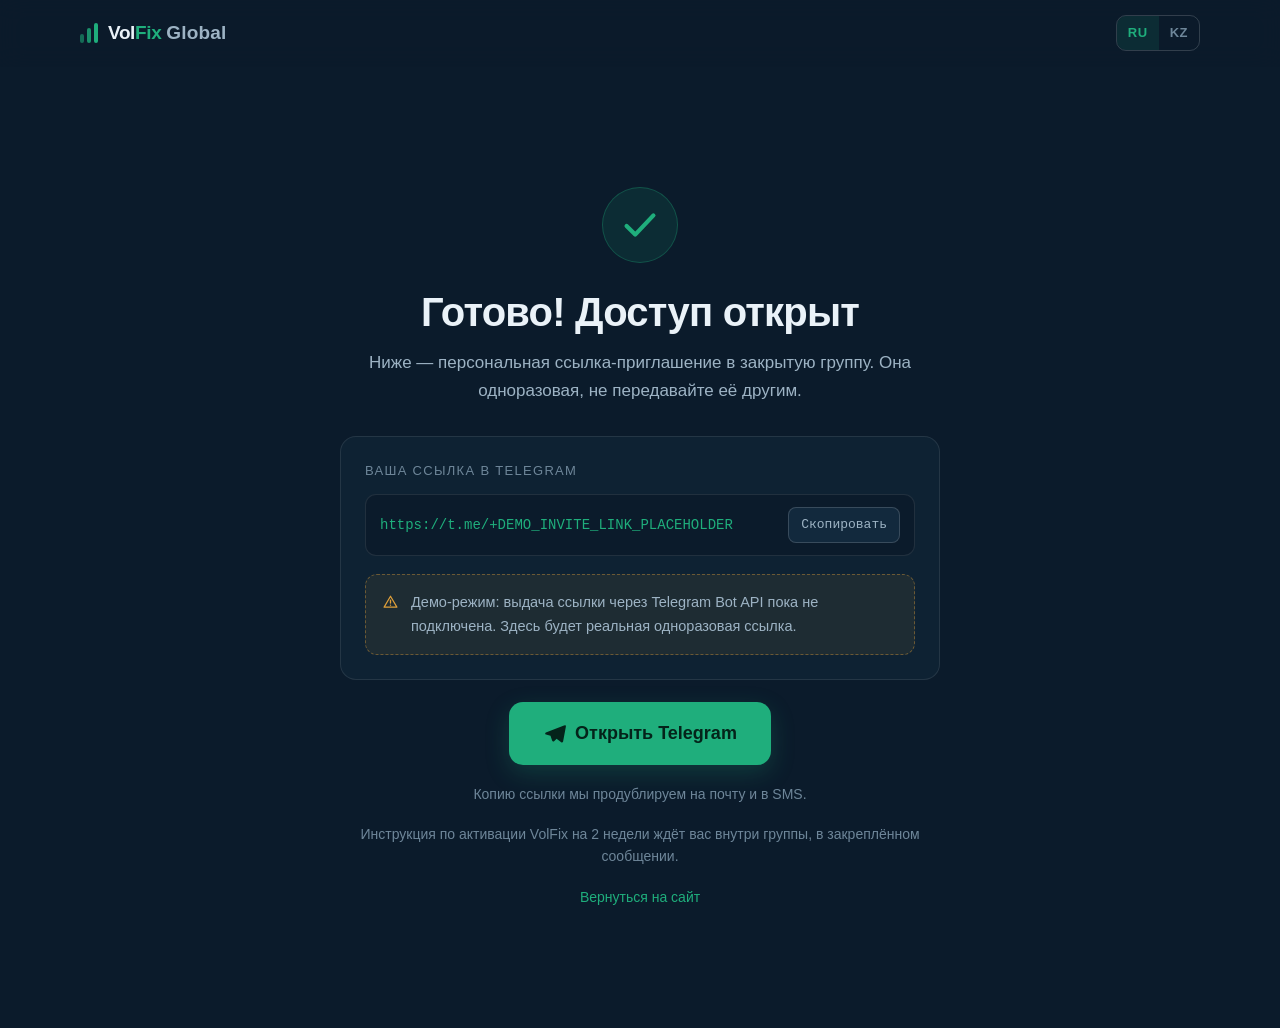
<file: success.html>
<!doctype html>
<html lang="ru">
<head>
<meta charset="utf-8">
<meta name="viewport" content="width=device-width, initial-scale=1, viewport-fit=cover">
<title data-i18n="success.title">Оплата прошла</title>
<meta name="robots" content="noindex,nofollow">
<meta name="theme-color" content="#0B1B2B">
<link rel="icon" href="data:image/svg+xml,<svg xmlns='http://www.w3.org/2000/svg' viewBox='0 0 32 32'><rect width='32' height='32' rx='8' fill='%230B1B2B'/><rect x='7' y='16' width='4' height='9' fill='%231FAE7C'/><rect x='14' y='10' width='4' height='15' fill='%231FAE7C'/><rect x='21' y='6' width='4' height='19' fill='%231FAE7C'/></svg>">
<link rel="stylesheet" href="assets/css/styles.css?v=5">
<script src="assets/js/config.js?v=5"></script>
<script src="assets/js/i18n.js?v=5"></script>
<script src="assets/js/analytics.js?v=5" defer></script>
<script src="assets/js/app.js?v=5" defer></script>
</head>
<body>

<svg width="0" height="0" style="position:absolute" aria-hidden="true">
  <symbol id="i-check" viewBox="0 0 24 24"><path d="M5 12.5l4.5 4.5L19 7" stroke="currentColor" stroke-width="2.2" fill="none" stroke-linecap="round" stroke-linejoin="round"/></symbol>
  <symbol id="i-tg" viewBox="0 0 24 24"><path d="M21 4.5 2.9 11.4c-1 .4-1 1.8.1 2l4.5 1.3 1.7 5.1c.3.8 1.3 1 1.9.4l2.5-2.4 4.6 3.4c.7.5 1.7.1 1.9-.7L22.9 5.6c.2-.9-.7-1.5-1.5-1.1Z" fill="currentColor"/></symbol>
  <symbol id="i-warn" viewBox="0 0 24 24"><path d="M12 4.5 21 20H3l9-15.5Z" stroke="currentColor" stroke-width="1.7" fill="none" stroke-linejoin="round"/><path d="M12 10v4.2M12 17.2h.01" stroke="currentColor" stroke-width="1.9" stroke-linecap="round"/></symbol>
</svg>

<header class="hdr">
  <div class="wrap hdr__in">
    <a class="logo" href="index.html" aria-label="VolFix Global">
      <span class="logo__mark" aria-hidden="true"><i></i><i></i><i></i></span>
      <span class="logo__txt">Vol<b>Fix</b> <span class="logo__sfx">Global</span></span>
    </a>
    <div class="hdr__right">
      <div class="lang" role="group" aria-label="Язык / Тіл">
        <button type="button" class="lang__btn" data-lang="ru">RU</button>
        <button type="button" class="lang__btn" data-lang="kk">KZ</button>
      </div>
    </div>
  </div>
</header>

<main class="done" data-success>
  <span class="done__ic"><svg class="ic ic--lg"><use href="#i-check"></use></svg></span>
  <h1 data-i18n="success.h1">Готово! Доступ открыт</h1>
  <p class="done__sub" data-i18n="success.sub">Ниже — персональная ссылка-приглашение в закрытую группу.</p>

  <p class="statusnote" data-status-note hidden></p>

  <div class="linkbox" data-linkbox>
    <p class="linkbox__l" data-i18n="success.linkLabel">Ваша ссылка в Telegram</p>
    <div class="linkbox__v">
      <code data-invite>https://t.me/+DEMO_INVITE_LINK_PLACEHOLDER</code>
      <button type="button" data-copy data-i18n="success.copy">Скопировать</button>
    </div>
    <!-- Заглушка: реальная одноразовая ссылка придёт из Telegram Bot API
         (createChatInviteLink с member_limit=1) после вебхука об оплате. -->
    <div class="stub" data-stub style="margin-bottom:0">
      <svg class="ic ic--xs"><use href="#i-warn"></use></svg>
      <p data-i18n="success.stub"></p>
    </div>
  </div>

  <a class="btn btn--lg" data-link="telegram" href="#" target="_blank" rel="noopener">
    <svg class="ic"><use href="#i-tg"></use></svg><span data-i18n="success.open">Открыть Telegram</span>
  </a>

  <p class="done__note" data-i18n="success.mail">Копию ссылки мы продублируем на почту и в SMS.</p>
  <p class="done__note" data-i18n="success.volfix">Инструкция по активации VolFix ждёт вас внутри группы.</p>
  <p class="done__note"><a href="index.html" style="color:var(--acc)" data-i18n="success.back">Вернуться на сайт</a></p>
</main>

</body>
</html>
</file>
<file: assets/css/styles.css>
/* ==========================================================================
   VolFix Landing — стили. Без фреймворков и внешних шрифтов.
   Палитра: тёмно-синий #0B1B2B + зелёный акцент #1FAE7C.
   ========================================================================== */

:root{
  --bg:#0B1B2B;
  --bg-2:#0E2233;
  --bg-3:#12293D;
  --line:rgba(255,255,255,.09);
  --line-2:rgba(255,255,255,.16);
  --txt:#EAF2F8;
  --txt-2:#9DB3C4;
  --txt-3:#6E8699;
  --acc:#1FAE7C;
  --acc-2:#2ADE9C;
  --acc-dim:rgba(31,174,124,.12);
  --warn:#E0A03A;
  --radius:16px;
  --radius-sm:12px;
  --wrap:1160px;
  --sp:clamp(56px,8vw,104px);
  --shadow:0 18px 48px rgba(0,0,0,.35);
  --font:-apple-system,BlinkMacSystemFont,"Segoe UI",Roboto,"Helvetica Neue",Arial,"Noto Sans",sans-serif;
}

*,*::before,*::after{box-sizing:border-box}
[hidden]{display:none!important}
html{-webkit-text-size-adjust:100%;scroll-behavior:smooth}
body{
  margin:0;background:var(--bg);color:var(--txt);
  font-family:var(--font);font-size:17px;line-height:1.6;
  -webkit-font-smoothing:antialiased;overflow-x:hidden;
}
img,svg{max-width:100%}
h1,h2,h3{margin:0;line-height:1.16;letter-spacing:-.02em;font-weight:700}
p{margin:0}
ul,ol{margin:0;padding:0;list-style:none}
a{color:inherit;text-decoration:none}
button{font:inherit;color:inherit}
s{color:var(--txt-3)}

.wrap{width:100%;max-width:var(--wrap);margin:0 auto;padding:0 20px}
.wrap--narrow{max-width:820px}
.center{text-align:center}
.sec{padding:var(--sp) 0;position:relative}
.h2{font-size:clamp(26px,3.6vw,42px);margin-bottom:14px;max-width:20ch}
.center .h2{margin-left:auto;margin-right:auto}
.lead{color:var(--txt-2);font-size:clamp(16px,1.6vw,19px);max-width:62ch;margin-bottom:38px}
.center .lead{margin-left:auto;margin-right:auto}

.kicker{
  text-transform:uppercase;letter-spacing:.14em;font-size:12px;font-weight:700;
  color:var(--acc);margin-bottom:14px;
}
.kicker--pill{
  display:inline-flex;align-items:center;gap:9px;padding:7px 14px;margin-bottom:22px;
  border:1px solid var(--line-2);border-radius:999px;color:var(--txt-2);
  background:rgba(255,255,255,.03);letter-spacing:.06em;text-transform:none;font-weight:600;
}
.dot{width:7px;height:7px;border-radius:50%;background:var(--acc);box-shadow:0 0 0 4px var(--acc-dim);flex:none}

/* --------------------------------- icons -------------------------------- */
.ic{width:24px;height:24px;display:block;flex:none}
.ic--xs{width:17px;height:17px}
.ic--lg{width:46px;height:46px}
.ico{
  width:52px;height:52px;border-radius:50%;display:inline-flex;align-items:center;
  justify-content:center;background:var(--acc-dim);color:var(--acc);
  border:1px solid rgba(31,174,124,.28);margin-bottom:18px;flex:none;
}
.ico--sm{width:44px;height:44px;margin-bottom:0}
.ico--muted{background:rgba(255,255,255,.04);border-color:var(--line);color:var(--txt-2)}
.ico--warn{background:rgba(224,160,58,.12);border-color:rgba(224,160,58,.3);color:var(--warn);margin:0}

/* -------------------------------- buttons ------------------------------- */
.btn{
  display:inline-flex;align-items:center;justify-content:center;gap:8px;
  background:var(--acc);color:#04231A;border:0;border-radius:12px;
  padding:14px 26px;font-weight:700;font-size:16px;cursor:pointer;
  transition:transform .12s ease,background .18s ease,box-shadow .18s ease;
  box-shadow:0 8px 24px rgba(31,174,124,.22);
}
.btn:hover{background:var(--acc-2)}
.btn:active{transform:translateY(1px)}
.btn:focus-visible{outline:2px solid var(--acc-2);outline-offset:3px}
.btn--lg{padding:17px 34px;font-size:18px;border-radius:14px}
.btn--sm{padding:10px 18px;font-size:15px;box-shadow:none}
.btn--block{width:100%}
.btn[disabled]{opacity:.6;cursor:default}
.linkbtn{background:none;border:0;color:var(--txt-3);cursor:pointer;padding:10px 0;font-size:15px}
.linkbtn:hover{color:var(--txt-2)}

/* -------------------------------- header -------------------------------- */
.hdr{
  position:sticky;top:0;z-index:40;background:rgba(11,27,43,.82);
  backdrop-filter:blur(12px);-webkit-backdrop-filter:blur(12px);
  border-bottom:1px solid transparent;transition:border-color .2s ease;
}
.hdr.is-stuck{border-bottom-color:var(--line)}
.hdr__in{display:flex;align-items:center;gap:20px;height:66px}
.logo{display:flex;align-items:center;gap:10px;font-size:19px;font-weight:700;letter-spacing:-.02em}
.logo b{color:var(--acc);font-weight:700}
.logo__mark{display:flex;align-items:flex-end;gap:3px;height:20px}
.logo__mark i{width:4px;background:var(--acc);border-radius:2px;display:block}
.logo__mark i:nth-child(1){height:9px;opacity:.55}
.logo__mark i:nth-child(2){height:15px;opacity:.8}
.logo__mark i:nth-child(3){height:20px}
.logo__sfx{color:var(--txt-2);font-weight:600;letter-spacing:.01em}
.logo--sm{font-size:17px}
.hdr__nav{display:flex;gap:26px;margin-left:auto;font-size:15px;color:var(--txt-2)}
.hdr__nav a:hover{color:var(--txt)}
.hdr__right{display:flex;align-items:center;gap:12px;margin-left:auto}
.hdr__nav+.hdr__right{margin-left:0}
.lang{display:flex;border:1px solid var(--line-2);border-radius:10px;overflow:hidden}
.lang__btn{
  background:none;border:0;padding:7px 11px;font-size:13px;font-weight:700;
  color:var(--txt-3);cursor:pointer;letter-spacing:.04em;
}
.lang__btn.is-on{background:var(--acc-dim);color:var(--acc)}

/* --------------------------------- hero --------------------------------- */
.hero{position:relative;padding:clamp(56px,9vw,110px) 0 clamp(48px,7vw,84px);overflow:hidden}
.hero__bg{
  position:absolute;inset:0;
  background:url("../img/chart.svg?v=5") center bottom/cover no-repeat;
  opacity:.16;mask-image:linear-gradient(to bottom,transparent,#000 25%,#000 70%,transparent);
  -webkit-mask-image:linear-gradient(to bottom,transparent,#000 25%,#000 70%,transparent);
  pointer-events:none;
}
.hero::after{
  content:"";position:absolute;inset:0;pointer-events:none;
  background:radial-gradient(70% 60% at 20% 20%,rgba(31,174,124,.14),transparent 60%);
}
.hero__in{position:relative;z-index:1}
.hero__h1{font-size:clamp(29px,4.3vw,52px);max-width:23ch;margin-bottom:20px}
.hero__h1 span{display:block}
.hero__h1 .accent{color:var(--acc)}
.hero__sub{color:var(--txt-2);font-size:clamp(17px,2vw,21px);max-width:54ch;margin-bottom:32px}
.hero__cta{display:flex;align-items:center;gap:18px;flex-wrap:wrap}
.hero__price{color:var(--txt-2);font-size:16px}
.hero__price--center{display:block;margin-top:16px}
.hero__note{display:flex;align-items:center;gap:8px;color:var(--txt-3);font-size:14.5px;margin-top:16px}
.hero__note .ic{color:var(--acc)}
.hero__trust{display:flex;flex-wrap:wrap;gap:12px 26px;margin-top:38px;padding-top:26px;border-top:1px solid var(--line)}
.hero__trust li{display:flex;align-items:center;gap:9px;color:var(--txt-2);font-size:15px}
.hero__trust .ic{color:var(--acc)}

/* --------------------------------- grid --------------------------------- */
.grid{display:grid;gap:18px}
.grid--3{grid-template-columns:repeat(3,1fr)}
.grid--4{grid-template-columns:repeat(4,1fr)}

.card{
  background:var(--bg-2);border:1px solid var(--line);border-radius:var(--radius);
  padding:30px 26px 32px;transition:border-color .2s ease,transform .2s ease;
}
.card:hover{border-color:rgba(31,174,124,.35);transform:translateY(-2px)}
.card h3{font-size:20px;margin-bottom:10px}
.card p{color:var(--txt-2);font-size:15.5px}
.card--flat{background:transparent;padding:26px 22px}
.card--flat .ico{margin-bottom:16px}

/* --------------------------------- pain --------------------------------- */
.sec--pain{background:var(--bg-2);border-block:1px solid var(--line)}
.pain__grid{margin-bottom:34px}
.pain h3{font-size:18px;margin-bottom:8px}
.pain p{color:var(--txt-2);font-size:15px}
.pain .ico{margin-bottom:14px}
.bridge{
  border-left:3px solid var(--acc);padding:4px 0 4px 20px;
  font-size:clamp(17px,1.9vw,20px);max-width:70ch;color:var(--txt);
}

.inside__bonus{
  display:flex;align-items:center;gap:11px;margin-top:24px;padding:16px 20px;
  border:1px dashed rgba(31,174,124,.4);border-radius:var(--radius-sm);
  background:var(--acc-dim);color:var(--txt);font-size:15.5px;
}
.inside__bonus .ic{color:var(--acc)}

/* -------------------------------- volfix -------------------------------- */
.sec--volfix{background:linear-gradient(180deg,var(--bg) 0%,var(--bg-2) 100%)}
.volfix{display:grid;grid-template-columns:1.15fr .85fr;gap:44px;align-items:start}
.volfix__list{display:grid;gap:26px}
.volfix__list li{display:flex;gap:18px}
.volfix__list h3{font-size:19px;margin-bottom:6px}
.volfix__list p{color:var(--txt-2);font-size:15.5px}
.volfix__viz{margin:0}
.viz{
  background:var(--bg-3);border:1px solid var(--line);border-radius:var(--radius);
  padding:22px;position:relative;overflow:hidden;
}
.viz__rows{display:grid;gap:7px}
.viz__rows i{display:block;height:9px;border-radius:3px;background:var(--acc);opacity:.85}
.viz__rows i.dim{background:#25506B;opacity:.75}
.viz__label{
  position:absolute;right:16px;bottom:12px;font-size:10.5px;letter-spacing:.18em;
  color:var(--txt-3);font-weight:700;
}
.volfix__quote{
  margin-top:20px;color:var(--txt-2);font-size:16px;font-style:italic;
  border-left:2px solid var(--acc);padding-left:16px;
}

/* --------------------------------- steps -------------------------------- */
.steps{display:grid;grid-template-columns:repeat(4,1fr);gap:18px;counter-reset:s}
.step{position:relative;padding-top:8px}
.step::before{
  content:"";position:absolute;top:26px;left:52px;right:-18px;height:1px;
  background:linear-gradient(90deg,var(--line-2),transparent);
}
.step:last-child::before{display:none}
.step__n{
  width:52px;height:52px;border-radius:50%;display:flex;align-items:center;justify-content:center;
  background:var(--acc-dim);border:1px solid rgba(31,174,124,.3);color:var(--acc);
  font-weight:700;font-size:19px;margin-bottom:18px;
}
.step h3{font-size:18px;margin-bottom:8px}
.step p{color:var(--txt-2);font-size:15px}

/* -------------------------------- expert -------------------------------- */
.sec--expert{background:var(--bg-2);border-block:1px solid var(--line)}
.expert{display:grid;grid-template-columns:.8fr 1.2fr;gap:48px;align-items:center}
.expert__photo{
  aspect-ratio:4/5;border-radius:var(--radius);background:
    radial-gradient(120% 90% at 50% 0%,rgba(31,174,124,.16),transparent 60%),var(--bg-3);
  border:1px solid var(--line);display:flex;flex-direction:column;
  align-items:center;justify-content:center;gap:18px;color:var(--txt-3);position:relative;
}
.expert__play{
  display:inline-flex;align-items:center;gap:10px;background:rgba(11,27,43,.7);
  border:1px solid var(--line-2);border-radius:999px;padding:9px 16px;
  color:var(--txt-2);font-size:13.5px;cursor:default;
}
.expert__play .ic{color:var(--acc);width:20px;height:20px}
.expert__role{color:var(--acc);font-weight:600;margin:6px 0 22px}
.ticks{display:grid;gap:13px}
.ticks li{display:flex;gap:11px;color:var(--txt-2);font-size:15.5px}
.ticks .ic{color:var(--acc);margin-top:3px}
.ticks--tight{gap:10px}
.ticks--tight li{font-size:15px}
.expert__stats{display:flex;gap:38px;margin-top:30px;padding-top:24px;border-top:1px solid var(--line)}
.expert__stats b{display:block;font-size:34px;color:var(--acc);line-height:1.1}
.expert__stats span{color:var(--txt-3);font-size:14px}

/* -------------------------------- pricing ------------------------------- */
.sec--price{background:linear-gradient(180deg,var(--bg-2) 0%,var(--bg) 100%)}
.pricebox{
  background:var(--bg-2);border:1px solid rgba(31,174,124,.28);border-radius:20px;
  padding:clamp(26px,4vw,42px);max-width:900px;box-shadow:var(--shadow);
}
.pricebox__head{display:flex;align-items:center;justify-content:space-between;gap:20px;flex-wrap:wrap}
.pricebox__amount{display:flex;align-items:baseline;gap:10px;flex-wrap:wrap}
.pricebox__amount b{font-size:clamp(34px,5vw,52px);letter-spacing:-.03em;line-height:1}
.pricebox__amount s{font-size:20px}
.pricebox__amount span{color:var(--txt-3);font-size:16px}
.pricebox__seats{
  display:inline-flex;align-items:center;gap:8px;font-size:14px;color:var(--warn);
  border:1px solid rgba(224,160,58,.3);background:rgba(224,160,58,.1);
  padding:8px 14px;border-radius:999px;
}
.pricebox__cols{
  display:grid;grid-template-columns:1.1fr .9fr;gap:30px;
  margin:30px 0;padding:28px 0;border-block:1px solid var(--line);
}
.pricebox__t{font-size:14px;text-transform:uppercase;letter-spacing:.1em;color:var(--txt-3);margin-bottom:16px;display:flex;align-items:center;gap:8px}
.pricebox__bonus{background:var(--acc-dim);border:1px solid rgba(31,174,124,.22);border-radius:var(--radius-sm);padding:22px}
.pricebox__bonus .pricebox__t{color:var(--acc)}
.pricebox__note{color:var(--txt-3);font-size:14px;margin-top:14px;text-align:center}

/* -------------------------------- reviews ------------------------------- */
.review{
  background:var(--bg-2);border:1px dashed var(--line-2);border-radius:var(--radius);
  padding:26px;opacity:.75;
}
.review__ava{width:44px;height:44px;border-radius:50%;background:var(--bg-3);margin-bottom:16px}
.review__name{font-weight:600;margin-bottom:8px}
.review__txt{color:var(--txt-3);font-size:15px}

/* ---------------------------------- faq --------------------------------- */
.sec--faq{background:var(--bg-2);border-block:1px solid var(--line)}
.faq{display:grid;gap:10px}
.qa{border:1px solid var(--line);border-radius:var(--radius-sm);background:var(--bg);overflow:hidden}
.qa summary{
  cursor:pointer;list-style:none;padding:19px 54px 19px 22px;font-weight:600;font-size:16.5px;
  position:relative;
}
.qa summary::-webkit-details-marker{display:none}
.qa summary::after{
  content:"";position:absolute;right:22px;top:50%;width:10px;height:10px;
  border-right:2px solid var(--acc);border-bottom:2px solid var(--acc);
  transform:translateY(-70%) rotate(45deg);transition:transform .2s ease;
}
.qa[open] summary::after{transform:translateY(-30%) rotate(-135deg)}
.qa p{padding:0 22px 22px;color:var(--txt-2);font-size:15.5px}
.qa[open]{border-color:rgba(31,174,124,.3)}

/* --------------------------------- final -------------------------------- */
.sec--final{
  background:radial-gradient(75% 120% at 50% 0%,rgba(31,174,124,.16),transparent 65%),var(--bg);
  text-align:center;
}

/* --------------------------------- risk --------------------------------- */
.sec--risk{padding-top:0}
.risk{
  display:flex;gap:18px;align-items:flex-start;border:1px solid var(--line);
  border-radius:var(--radius);padding:24px;background:var(--bg-2);
}
.risk h3{font-size:16px;margin-bottom:8px;color:var(--warn)}
.risk p{color:var(--txt-3);font-size:14px;line-height:1.65}

/* -------------------------------- footer -------------------------------- */
.ftr{border-top:1px solid var(--line);padding:36px 0 calc(36px + env(safe-area-inset-bottom))}
.ftr__in{display:flex;align-items:center;gap:22px;flex-wrap:wrap;justify-content:space-between}
.ftr__links{display:flex;gap:22px;flex-wrap:wrap;font-size:14.5px;color:var(--txt-2)}
.ftr__links a:hover{color:var(--acc)}
.ftr__c{color:var(--txt-3);font-size:13.5px}

/* ----------------------------- sticky mobile ---------------------------- */
.sticky{
  position:fixed;left:0;right:0;bottom:0;z-index:35;display:none;
  align-items:center;gap:14px;padding:12px 16px calc(12px + env(safe-area-inset-bottom));
  background:rgba(11,27,43,.94);backdrop-filter:blur(14px);-webkit-backdrop-filter:blur(14px);
  border-top:1px solid var(--line);
}
.sticky__price{color:var(--txt-2);font-size:14.5px;white-space:nowrap}
.sticky .btn{margin-left:auto;flex:1;max-width:60%}

/* --------------------------------- modal -------------------------------- */
.modal{position:fixed;inset:0;z-index:60;display:flex;align-items:center;justify-content:center;padding:20px}
.modal__ov{position:absolute;inset:0;background:rgba(4,12,20,.72);backdrop-filter:blur(3px)}
.modal__box{
  position:relative;width:100%;max-width:520px;background:var(--bg-2);
  border:1px solid var(--line-2);border-radius:20px;padding:36px 30px 30px;
  box-shadow:var(--shadow);max-height:92vh;overflow-y:auto;
  animation:pop .22s ease;
}
@keyframes pop{from{opacity:0;transform:translateY(14px)}to{opacity:1;transform:none}}
.modal__x{
  position:absolute;top:12px;right:14px;background:none;border:0;font-size:28px;
  line-height:1;color:var(--txt-3);cursor:pointer;padding:4px 8px;
}
.modal__x:hover{color:var(--txt)}
.modal__bar{height:3px;border-radius:2px;background:var(--line);margin-bottom:24px;overflow:hidden}
.modal__bar i{display:block;height:100%;background:var(--acc);width:33%;transition:width .25s ease}
.mstep__meta{color:var(--txt-3);font-size:13px;letter-spacing:.08em;text-transform:uppercase;margin-bottom:10px}
.mstep__h{font-size:24px;margin-bottom:8px}
.mstep__sub{color:var(--txt-2);font-size:15px;margin-bottom:22px}
.opts{display:grid;gap:10px;margin-top:20px}
.opt{
  text-align:left;background:var(--bg);border:1px solid var(--line);border-radius:12px;
  padding:15px 18px;cursor:pointer;font-size:15.5px;transition:border-color .15s,background .15s;
}
.opt:hover{border-color:var(--acc);background:var(--acc-dim)}
.opt.is-on{border-color:var(--acc);background:var(--acc-dim)}

.frm{display:grid;gap:16px;margin-top:6px}
.fld{display:grid;gap:7px}
.fld>span{font-size:13.5px;color:var(--txt-2)}
.fld input{
  background:var(--bg);border:1px solid var(--line);border-radius:11px;
  padding:13px 15px;color:var(--txt);font-size:16px;width:100%;
}
.fld input::placeholder{color:var(--txt-3)}
.fld input:focus{outline:0;border-color:var(--acc)}
.fld.is-err input{border-color:#D45B5B}
.err{display:none;color:#E27878;font-size:13px;font-style:normal}
.fld.is-err .err,.err.is-on{display:block}
.chk{display:flex;gap:11px;align-items:flex-start;font-size:14px;color:var(--txt-2);cursor:pointer}
.chk input{margin-top:3px;width:18px;height:18px;accent-color:var(--acc);flex:none}
.frm__total{text-align:center;color:var(--txt-3);font-size:14px}
.stub{
  display:flex;gap:12px;align-items:flex-start;border:1px dashed rgba(224,160,58,.4);
  background:rgba(224,160,58,.08);border-radius:12px;padding:16px;margin:18px 0 22px;
  color:var(--txt-2);font-size:14.5px;
}
.stub .ic{color:var(--warn);margin-top:2px}

/* ------------------------------- success -------------------------------- */
.done{max-width:640px;margin:0 auto;text-align:center;padding:clamp(60px,10vw,120px) 20px}
.done__ic{
  width:76px;height:76px;border-radius:50%;background:var(--acc-dim);color:var(--acc);
  border:1px solid rgba(31,174,124,.3);display:flex;align-items:center;justify-content:center;
  margin:0 auto 26px;
}
.done h1{font-size:clamp(28px,4vw,40px);margin-bottom:14px}
.done__sub{color:var(--txt-2);margin-bottom:32px}
.linkbox{
  background:var(--bg-2);border:1px solid var(--line);border-radius:var(--radius);
  padding:24px;text-align:left;margin-bottom:22px;
}
.linkbox__l{font-size:13px;text-transform:uppercase;letter-spacing:.1em;color:var(--txt-3);margin-bottom:12px}
.linkbox__v{
  display:flex;gap:10px;align-items:center;background:var(--bg);border:1px solid var(--line);
  border-radius:11px;padding:12px 14px;font-family:ui-monospace,SFMono-Regular,Menlo,monospace;
  font-size:14px;color:var(--acc);overflow:hidden;
}
.linkbox__v code{overflow:hidden;text-overflow:ellipsis;white-space:nowrap;flex:1}
.linkbox__v button{
  background:var(--bg-3);border:1px solid var(--line-2);border-radius:8px;padding:7px 12px;
  font-size:13px;cursor:pointer;color:var(--txt-2);flex:none;
}
.done__note{color:var(--txt-3);font-size:14px;margin-top:18px}

/* ------------------------------ responsive ------------------------------ */
@media (max-width:1000px){
  .grid--4{grid-template-columns:repeat(2,1fr)}
  .steps{grid-template-columns:repeat(2,1fr)}
  .step::before{display:none}
  .volfix{grid-template-columns:1fr;gap:34px}
  .expert{grid-template-columns:1fr;gap:30px}
  .expert__media{max-width:320px}
  .hdr__nav{display:none}
}
@media (max-width:760px){
  body{font-size:16px}
  .grid--3,.grid--4{grid-template-columns:1fr}
  .pricebox__cols{grid-template-columns:1fr;gap:22px}
  .hero__cta{gap:12px}
  .hero__cta .btn{width:100%}
  .hero__price{width:100%;text-align:center}
  .hdr__right .btn--sm{display:none}
  .sticky{display:flex}
  body{padding-bottom:74px}
  .ftr__in{flex-direction:column;align-items:flex-start;gap:16px}
  .modal__box{padding:32px 20px 24px;max-height:94vh}
  .mstep__h{font-size:21px}
  .expert__stats{gap:26px}
}
@media (prefers-reduced-motion:reduce){
  *{animation:none!important;transition:none!important;scroll-behavior:auto!important}
}

/* ---------------------- статус оплаты на странице успеха ------------------ */
.statusnote{
  margin:0 auto 22px;max-width:520px;padding:16px 20px;border-radius:var(--radius-sm);
  background:var(--bg-2);border:1px solid var(--line);color:var(--txt-2);font-size:15px;
}
.statusnote.is-error{border-color:rgba(224,160,58,.4);background:rgba(224,160,58,.08);color:var(--txt)}
</file>
